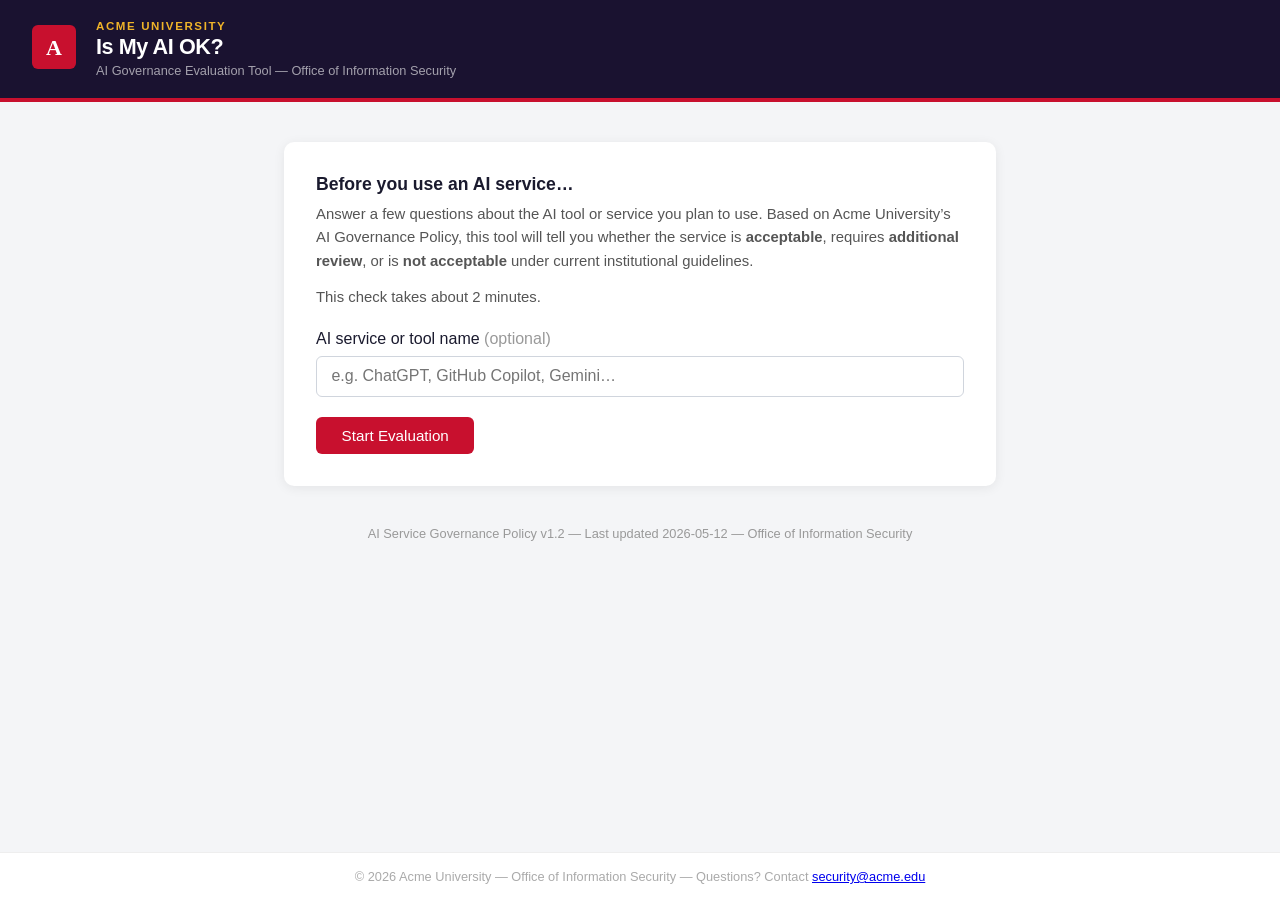
<file: index.html>
<!DOCTYPE html>
<html lang="en">
<head>
  <meta charset="UTF-8" />
  <meta name="viewport" content="width=device-width, initial-scale=1.0" />
  <title>Is My AI OK? — AI Governance Check</title>
  <style>
*, *::before, *::after { box-sizing: border-box; margin: 0; padding: 0; }

body {
  font-family: -apple-system, BlinkMacSystemFont, "Segoe UI", Roboto, sans-serif;
  background: #f4f5f7;
  color: #1a1a2e;
  min-height: 100vh;
  display: flex;
  flex-direction: column;
}

header {
  background: #1a1230;
  color: #fff;
  padding: 1.25rem 2rem;
  display: flex;
  align-items: center;
  gap: 1.25rem;
  border-bottom: 4px solid #c8102e;
}

.logo-wrap { flex-shrink: 0; }

.header-school {
  font-size: 0.72rem;
  font-weight: 700;
  letter-spacing: 0.14em;
  text-transform: uppercase;
  color: #f0b429;
  margin-bottom: 0.1rem;
}

header h1 {
  font-size: 1.35rem;
  font-weight: 700;
  letter-spacing: -0.02em;
  line-height: 1.2;
}

header .subtitle {
  font-size: 0.8rem;
  opacity: 0.6;
  margin-top: 0.2rem;
}

main {
  flex: 1;
  max-width: 760px;
  width: 100%;
  margin: 2.5rem auto;
  padding: 0 1.5rem;
}

.card {
  background: #fff;
  border-radius: 10px;
  box-shadow: 0 2px 12px rgba(0,0,0,0.07);
  padding: 2rem;
  margin-bottom: 1.5rem;
}

.card h2 { font-size: 1.1rem; font-weight: 600; margin-bottom: 0.5rem; }
.card p  { font-size: 0.93rem; color: #555; line-height: 1.6; }

#service-input-section label { display: block; font-weight: 500; margin-bottom: 0.5rem; }

#service-input-section input {
  width: 100%;
  padding: 0.65rem 0.9rem;
  border: 1.5px solid #d0d5dd;
  border-radius: 6px;
  font-size: 1rem;
  outline: none;
  transition: border-color 0.2s;
}

#service-input-section input:focus { border-color: #c8102e; }

#progress-bar-wrap {
  height: 6px;
  background: #e9ecef;
  border-radius: 99px;
  margin-bottom: 1.5rem;
  overflow: hidden;
}

#progress-bar {
  height: 100%;
  background: #c8102e;
  border-radius: 99px;
  transition: width 0.3s ease;
  width: 0%;
}

.question-number {
  font-size: 0.78rem;
  font-weight: 600;
  text-transform: uppercase;
  letter-spacing: 0.06em;
  color: #c8102e;
  margin-bottom: 0.6rem;
}

.question-text {
  font-size: 1.05rem;
  font-weight: 500;
  line-height: 1.55;
  margin-bottom: 0.6rem;
}

.question-hint {
  font-size: 0.85rem;
  color: #777;
  line-height: 1.5;
  padding: 0.6rem 0.8rem;
  background: #f8f9fc;
  border-left: 3px solid #d0d5dd;
  border-radius: 0 4px 4px 0;
  margin-bottom: 1.4rem;
}

.answer-buttons { display: flex; gap: 0.75rem; }

.btn {
  padding: 0.65rem 1.6rem;
  border: none;
  border-radius: 6px;
  font-size: 0.95rem;
  font-weight: 500;
  cursor: pointer;
  transition: background 0.15s, transform 0.1s;
}

.btn:active { transform: scale(0.97); }

.btn-yes { background: #fee2e2; color: #b91c1c; }
.btn-yes:hover { background: #fecaca; }

.btn-no { background: #dcfce7; color: #15803d; }
.btn-no:hover { background: #bbf7d0; }

.btn-primary { background: #c8102e; color: #fff; }
.btn-primary:hover { background: #a50d26; }

.btn-ghost { background: transparent; color: #555; border: 1.5px solid #d0d5dd; }
.btn-ghost:hover { background: #f4f5f7; }

#result-card { display: none; }

.result-badge {
  display: inline-flex;
  align-items: center;
  gap: 0.5rem;
  font-size: 1.2rem;
  font-weight: 700;
  padding: 0.5rem 1.1rem;
  border-radius: 99px;
  margin-bottom: 1rem;
}

.result-badge.acceptable  { background: #dcfce7; color: #15803d; }
.result-badge.review       { background: #fef9c3; color: #854d0e; }
.result-badge.not-acceptable { background: #fee2e2; color: #b91c1c; }

.result-description { font-size: 0.95rem; color: #444; line-height: 1.65; margin-bottom: 1.2rem; }

.result-summary {
  font-size: 0.85rem;
  color: #666;
  border-top: 1px solid #eee;
  padding-top: 1rem;
  margin-top: 0.5rem;
}

.result-summary ul { margin-top: 0.4rem; padding-left: 1.2rem; }
.result-summary li { margin-bottom: 0.25rem; }

/* Review request */
.review-request-wrap {
  margin-top: 1.25rem;
  padding: 1rem 1.1rem;
  background: #fffbeb;
  border: 1.5px solid #fcd34d;
  border-radius: 8px;
}

.review-request-intro {
  font-size: 0.9rem;
  color: #444;
  line-height: 1.55;
  margin-bottom: 0.85rem;
}

.review-confirm-icon {
  display: inline-flex;
  align-items: center;
  justify-content: center;
  width: 2rem;
  height: 2rem;
  background: #dcfce7;
  color: #15803d;
  border-radius: 50%;
  font-size: 1.1rem;
  font-weight: 700;
  margin-bottom: 0.6rem;
}

.review-confirm-text {
  font-size: 0.9rem;
  color: #444;
  line-height: 1.6;
}

/* AUP acknowledgment */
.aup-wrap {
  margin-top: 1.25rem;
  padding: 1rem 1.1rem;
  background: #fffbeb;
  border: 1.5px solid #fcd34d;
  border-radius: 8px;
}

.aup-label {
  display: flex;
  align-items: flex-start;
  gap: 0.65rem;
  font-size: 0.9rem;
  color: #444;
  line-height: 1.55;
  cursor: pointer;
}

.aup-label input[type="checkbox"] {
  flex-shrink: 0;
  margin-top: 0.2rem;
  width: 1.05rem;
  height: 1.05rem;
  accent-color: #c8102e;
  cursor: pointer;
}

.aup-label a { color: #c8102e; font-weight: 500; }
.aup-label a:hover { text-decoration: underline; }

.btn-disabled {
  opacity: 0.4;
  cursor: not-allowed !important;
}

.result-actions { display: flex; gap: 0.75rem; margin-top: 1.4rem; flex-wrap: wrap; }

.policy-meta { font-size: 0.8rem; color: #999; text-align: center; padding: 1rem 0 2rem; }

footer {
  text-align: center;
  padding: 1rem;
  font-size: 0.8rem;
  color: #aaa;
  border-top: 1px solid #eee;
  background: #fff;
}

/* Selected service chip */
.selected-service-chip {
  display: flex;
  align-items: center;
  gap: 0.5rem;
  flex-wrap: wrap;
  font-size: 0.83rem;
  color: #444;
  background: #f4f5f7;
  border: 1px solid #d0d5dd;
  border-radius: 99px;
  padding: 0.35rem 0.85rem;
  margin-bottom: 0.85rem;
  width: fit-content;
}

.chip-tag {
  font-size: 0.7rem;
  font-weight: 700;
  letter-spacing: 0.05em;
  text-transform: uppercase;
  padding: 0.15rem 0.5rem;
  border-radius: 99px;
}

.chip-tag--hipaa    { background: #dcfce7; color: #15803d; }
.chip-tag--ferpa    { background: #dbeafe; color: #1d4ed8; }
.chip-tag--unlisted { background: #fee2e2; color: #b91c1c; }

/* Q1 continue buttons */
#q1-continue-wrap { display: flex; gap: 0.75rem; flex-wrap: wrap; margin-top: 1rem; }

/* Q1 expandable panel */
.approved-details {
  margin: 1rem 0 1.25rem;
  border: 1.5px solid #d0d5dd;
  border-radius: 8px;
  overflow: hidden;
}

.approved-summary {
  display: flex;
  align-items: center;
  gap: 0.5rem;
  padding: 0.7rem 1rem;
  font-size: 0.88rem;
  font-weight: 600;
  color: #1a1a2e;
  background: #f8f9fc;
  cursor: pointer;
  user-select: none;
  list-style: none;
}

.approved-summary::-webkit-details-marker { display: none; }
.approved-summary-icon { font-size: 0.7rem; color: #888; }

.approved-body { padding: 0.75rem 1rem 1rem; border-top: 1px solid #e9ecef; }

.approved-group { margin-bottom: 1rem; }
.approved-group:last-of-type { margin-bottom: 0; }

.approved-group-header {
  font-size: 0.75rem;
  font-weight: 700;
  letter-spacing: 0.07em;
  text-transform: uppercase;
  padding: 0.3rem 0.6rem;
  border-radius: 4px;
  margin-bottom: 0.5rem;
}

.approved-group-header--hipaa { background: #dcfce7; color: #15803d; }
.approved-group-header--ferpa { background: #dbeafe; color: #1d4ed8; }

.approved-row {
  display: flex;
  align-items: flex-start;
  justify-content: space-between;
  gap: 1rem;
  padding: 0.6rem 0.5rem;
  border-radius: 6px;
  border: 1px solid transparent;
  margin-bottom: 0.35rem;
  transition: background 0.15s;
}

.approved-row:hover { background: #f8f9fc; }
.approved-row--selected { background: #f0fdf4; border-color: #86efac; }

.approved-row-info { flex: 1; font-size: 0.88rem; line-height: 1.4; }

.approved-tag {
  display: inline-block;
  font-size: 0.68rem;
  font-weight: 700;
  letter-spacing: 0.05em;
  text-transform: uppercase;
  padding: 0.1rem 0.45rem;
  border-radius: 99px;
  margin-right: 0.35rem;
  vertical-align: middle;
}

.tag-hipaa    { background: #dcfce7; color: #15803d; }
.tag-ferpa    { background: #dbeafe; color: #1d4ed8; }
.tag-unlisted { background: #fee2e2; color: #b91c1c; }

.not-listed-row { border-top: 1px solid #e9ecef; margin-top: 0.5rem; padding-top: 0.75rem; }
.not-listed-row--selected { background: #fff7ed; border-color: #fed7aa; }

.btn-select--unlisted-active { background: #fee2e2; border-color: #fca5a5; color: #b91c1c; }

.btn-select {
  flex-shrink: 0;
  padding: 0.35rem 0.9rem;
  font-size: 0.82rem;
  font-weight: 500;
  border: 1.5px solid #d0d5dd;
  border-radius: 6px;
  background: #fff;
  color: #333;
  cursor: pointer;
  transition: background 0.15s, border-color 0.15s;
  white-space: nowrap;
}

.btn-select:hover { background: #f4f5f7; border-color: #aaa; }
.btn-select--active { background: #dcfce7; border-color: #86efac; color: #15803d; }

.approved-empty { font-size: 0.85rem; color: #888; padding: 0.25rem 0.5rem; }

.approved-footer-note {
  margin-top: 0.75rem;
  font-size: 0.78rem;
  color: #888;
  border-top: 1px solid #eee;
  padding-top: 0.6rem;
}

.baa-vendor { font-weight: 400; color: #555; }
.baa-notes  { font-size: 0.8rem; color: #666; margin-top: 0.15rem; line-height: 1.4; }

.baa-result-note {
  background: #f0fdf4;
  border: 1px solid #86efac;
  border-radius: 6px;
  padding: 0.6rem 0.85rem;
  font-size: 0.84rem;
  color: #15803d;
  line-height: 1.45;
  margin-bottom: 0.75rem;
}

.baa-result-note--ferpa {
  background: #eff6ff;
  border: 1px solid #93c5fd;
  color: #1d4ed8;
}

.hidden { display: none !important; }

@media (max-width: 500px) {
  header { padding: 1rem; }
  .card  { padding: 1.25rem; }
  .answer-buttons { flex-direction: column; }
  .btn { width: 100%; text-align: center; }
}
  </style>
</head>
<body>

<header>
  <div class="logo-wrap">
    <svg width="44" height="44" viewBox="0 0 44 44" fill="none" xmlns="http://www.w3.org/2000/svg" aria-hidden="true">
      <rect width="44" height="44" rx="6" fill="#c8102e"/>
      <text x="22" y="30" font-family="Georgia,serif" font-size="22" font-weight="bold"
            fill="#ffffff" text-anchor="middle">A</text>
    </svg>
  </div>
  <div>
    <div class="header-school">Acme University</div>
    <h1>Is My AI OK?</h1>
    <div class="subtitle">AI Governance Evaluation Tool &mdash; Office of Information Security</div>
  </div>
</header>

<main>

  <!-- Intro card -->
  <div class="card" id="intro-card">
    <h2>Before you use an AI service&hellip;</h2>
    <p>
      Answer a few questions about the AI tool or service you plan to use. Based on
      Acme University&rsquo;s AI Governance Policy, this tool will tell you whether the
      service is <strong>acceptable</strong>, requires <strong>additional review</strong>,
      or is <strong>not acceptable</strong> under current institutional guidelines.
    </p>
    <p style="margin-top:0.75rem">This check takes about 2 minutes.</p>

    <div id="service-input-section" style="margin-top:1.25rem">
      <label for="service-name">AI service or tool name <span style="font-weight:400;color:#999">(optional)</span></label>
      <input type="text" id="service-name" placeholder="e.g. ChatGPT, GitHub Copilot, Gemini&hellip;" autocomplete="off" />
    </div>

    <div style="margin-top:1.25rem">
      <button class="btn btn-primary" id="start-btn">Start Evaluation</button>
    </div>
  </div>

  <!-- Progress bar -->
  <div id="progress-bar-wrap" class="hidden">
    <div id="progress-bar"></div>
  </div>

  <!-- Question card -->
  <div class="card hidden" id="question-card">
    <div id="selected-service-chip" class="selected-service-chip hidden"></div>

    <div class="question-number" id="question-number"></div>
    <div class="question-text"   id="question-text"></div>
    <div class="question-hint"   id="question-hint"></div>

    <!-- Answer buttons (hidden on Q1 after Yes is clicked) -->
    <div class="answer-buttons" id="answer-buttons">
      <button class="btn btn-yes" id="btn-yes">Yes</button>
      <button class="btn btn-no"  id="btn-no">No</button>
    </div>

    <!-- Q1 approved-services panel + Continue — only shown after Yes on Q1 -->
    <div id="q1-panel"></div>
    <div id="q1-continue-wrap" class="hidden">
      <button class="btn btn-primary" id="btn-q1-continue">Continue with Yes &rarr;</button>
      <button class="btn btn-ghost"   id="btn-q1-no-instead">Answer No instead</button>
    </div>

    <div style="margin-top:1rem">
      <button class="btn btn-ghost" id="btn-back" style="font-size:0.85rem;padding:0.4rem 1rem">&#8592; Back</button>
    </div>
  </div>

  <!-- Result card -->
  <div class="card" id="result-card">
    <div id="result-badge-wrap"></div>
    <div class="result-description" id="result-description"></div>
    <div class="result-summary"     id="result-summary"></div>

    <!-- Review request — shown only for Review Required results -->
    <div id="review-request-wrap" class="review-request-wrap hidden">
      <div id="review-request-prompt">
        <p class="review-request-intro">
          Would you like to automatically submit this use case to the
          <strong>AI Governance Committee</strong> for evaluation?
        </p>
        <button class="btn btn-primary" id="btn-submit-review">Submit for Review</button>
      </div>
      <div id="review-request-confirm" class="hidden">
        <div class="review-confirm-icon">&#10003;</div>
        <div class="review-confirm-text">
          <strong>Request submitted.</strong>
          The AI Governance Committee will review your request and respond within
          <strong>1&ndash;3 business days</strong>.
        </div>
      </div>
    </div>

    <!-- AUP acknowledgment — shown only for approved-model acceptable results -->
    <div id="aup-wrap" class="aup-wrap hidden">
      <label class="aup-label">
        <input type="checkbox" id="aup-checkbox" />
        <span>
          I have read and agree to abide by the
          <a href="aup.html" target="_blank">Acme University AI Data Use Policy</a>
          and all applicable data regulations for the data I am handling.
        </span>
      </label>
    </div>

    <div class="result-actions">
      <button class="btn btn-primary" id="btn-restart">Start Over</button>
      <button class="btn btn-ghost"   id="btn-print">Print / Save as PDF</button>
    </div>
  </div>

  <div class="policy-meta" id="policy-meta"></div>

</main>

<footer>
  &copy; <span id="footer-year"></span> Acme University &mdash; Office of Information Security &mdash;
  Questions? Contact <a href="mailto:security@acme.edu">security@acme.edu</a>
</footer>

<script>
(() => {
  // ── Governance data ──────────────────────────────────────────────────────
  const gov = {
    title: "AI Service Governance Policy",
    version: "1.2",
    lastUpdated: "2026-05-12",
    policyOwner: "Office of Information Security",

    baaApprovedServices: [
      {
        name: "ChatGPT",
        vendor: "OpenAI",
        approvalType: "hipaa",
        notes: "BAA executed with OpenAI. Must use the institutional enterprise account — personal or free accounts are NOT covered."
      }
    ],

    ferpaApprovedServices: [
      {
        name: "Microsoft Copilot",
        vendor: "Microsoft",
        approvalType: "ferpa",
        notes: "Covered under the Acme University Microsoft 365 Education Agreement with FERPA provisions. Institutional account required."
      },
      {
        name: "Google Gemini",
        vendor: "Google",
        approvalType: "ferpa",
        notes: "Covered under the Acme University Google Workspace for Education agreement. Must use your @acme.edu institutional account."
      }
    ],

    resultDefinitions: {
      acceptable: {
        label: "Acceptable to Use",
        description: "This AI service appears consistent with institutional policy. Follow standard data handling practices."
      },
      review: {
        label: "Review Required",
        description: "This use case requires additional review before proceeding. Contact your department's IT liaison or the Office of Information Security."
      },
      notAcceptable: {
        label: "Not Acceptable",
        description: "This AI service or use case does not meet institutional policy requirements. Do not proceed. Contact the Office of Information Security for guidance."
      }
    },

    questions: [
      {
        id: "q1",
        text: "Will this AI service process, store, or transmit any sensitive or regulated data — including HIPAA-covered health information, FERPA-protected student records, personally identifiable information (PII), financial data, or authentication credentials?",
        hint: "Examples: medical records, student grades, employee HR data, Social Security numbers, payment card data, passwords.",
        ifYes: "notAcceptable",
        ifYesBaaOverride: "acceptable",
        ifYesFerpaOverride: "acceptable"
      },
      {
        id: "q4",
        text: "Will the output of this AI service be used to make or significantly influence high-stakes decisions about individuals (e.g., hiring, admissions, grading, medical treatment)?",
        hint: "AI-assisted decisions affecting people's opportunities, rights, or wellbeing require human oversight.",
        ifYes: "review"
      },
      {
        id: "q5",
        text: "Does this AI service require sharing institutional proprietary information, trade secrets, or unpublished research data with a third-party system?",
        hint: "Consider whether the data leaving institutional control could cause competitive or legal harm.",
        ifYes: "review"
      },
      {
        id: "q6",
        text: "Is this AI service being used in a context where inaccurate or hallucinated output could cause harm, legal liability, or significant institutional risk if not reviewed by a human?",
        hint: "Examples: legal documents, clinical guidance, financial reporting, public communications.",
        ifYes: "review"
      },
      {
        id: "q7",
        text: "Will this AI service be integrated into a production system or automated workflow without human review of its outputs?",
        hint: "Fully automated AI pipelines require additional security and accuracy review.",
        ifYes: "review"
      }
    ]
  };

  // ── State ────────────────────────────────────────────────────────────────
  const questions         = gov.questions;
  let current             = 0;
  let answers             = [];
  let finalResult         = null;
  let matchedBaa          = null;
  let matchedFerpa        = null;
  let selectedServiceName = '';
  let serviceNotListed    = false;

  // ── DOM refs ─────────────────────────────────────────────────────────────
  const introCard        = document.getElementById('intro-card');
  const questionCard     = document.getElementById('question-card');
  const resultCard       = document.getElementById('result-card');
  const progressWrap     = document.getElementById('progress-bar-wrap');
  const progressBar      = document.getElementById('progress-bar');
  const qNumber          = document.getElementById('question-number');
  const qText            = document.getElementById('question-text');
  const qHint            = document.getElementById('question-hint');
  const answerButtons    = document.getElementById('answer-buttons');
  const q1Panel          = document.getElementById('q1-panel');
  const q1ContinueWrap   = document.getElementById('q1-continue-wrap');
  const btnYes           = document.getElementById('btn-yes');
  const btnNo            = document.getElementById('btn-no');
  const btnBack          = document.getElementById('btn-back');
  const btnQ1Continue    = document.getElementById('btn-q1-continue');
  const btnQ1NoInstead   = document.getElementById('btn-q1-no-instead');
  const btnRestart       = document.getElementById('btn-restart');
  const btnPrint         = document.getElementById('btn-print');
  const policyMeta       = document.getElementById('policy-meta');
  const selectedChip     = document.getElementById('selected-service-chip');
  const serviceInput     = document.getElementById('service-name');

  // ── Init ─────────────────────────────────────────────────────────────────
  policyMeta.textContent =
    `${gov.title} v${gov.version} — Last updated ${gov.lastUpdated} — ${gov.policyOwner}`;
  document.getElementById('footer-year').textContent = new Date().getFullYear();

  // Keep matchedBaa/Ferpa in sync if user types on the intro page
  serviceInput.addEventListener('input', () => {
    const val = serviceInput.value.trim().toLowerCase();
    matchedBaa          = val ? gov.baaApprovedServices.find(s => fuzzyMatch(s.name, val))   : null;
    matchedFerpa        = val ? gov.ferpaApprovedServices.find(s => fuzzyMatch(s.name, val)) : null;
    selectedServiceName = serviceInput.value.trim();
  });

  function fuzzyMatch(name, val) {
    return name.toLowerCase().includes(val) || val.includes(name.toLowerCase());
  }

  // ── Start ────────────────────────────────────────────────────────────────
  document.getElementById('start-btn').addEventListener('click', () => {
    selectedServiceName = serviceInput.value.trim();
    introCard.classList.add('hidden');
    progressWrap.classList.remove('hidden');
    showQuestion(0);
  });

  // ── Show question ────────────────────────────────────────────────────────
  function showQuestion(index) {
    current = index;
    const q = questions[index];
    resultCard.style.display = 'none';
    questionCard.classList.remove('hidden');

    qNumber.textContent = `Question ${index + 1} of ${questions.length}`;
    qText.textContent   = q.text;
    qHint.textContent   = q.hint;
    btnBack.style.visibility = index === 0 ? 'hidden' : 'visible';
    progressBar.style.width  = (index / questions.length * 100) + '%';

    // Always reset Q1 panel state — panel only appears after Yes is clicked
    answerButtons.classList.remove('hidden');
    q1Panel.innerHTML = '';
    q1ContinueWrap.classList.add('hidden');

    refreshSelectedChip();
  }

  // ── Q1 panel (rendered only after Yes is clicked) ────────────────────────
  function showQ1ApprovedPanel() {
    answerButtons.classList.add('hidden');
    q1ContinueWrap.classList.remove('hidden');

    const hipaaRows = gov.baaApprovedServices.map(s => approvedRow(s, 'hipaa')).join('');
    const ferpaRows = gov.ferpaApprovedServices.map(s => approvedRow(s, 'ferpa')).join('');

    q1Panel.innerHTML = `
      <details class="approved-details" id="approved-details" open>
        <summary class="approved-summary">
          <span class="approved-summary-icon">&#9650;</span>
          Your service handles sensitive data &mdash; check if it is approved below
        </summary>
        <div class="approved-body">
          <div class="approved-group">
            <div class="approved-group-header approved-group-header--hipaa">
              HIPAA &mdash; Services with an executed Business Associate Agreement (BAA)
            </div>
            ${hipaaRows || '<p class="approved-empty">No HIPAA BAA-approved services on file.</p>'}
          </div>
          <div class="approved-group">
            <div class="approved-group-header approved-group-header--ferpa">
              FERPA &mdash; Services approved for student education record data
            </div>
            ${ferpaRows || '<p class="approved-empty">No FERPA-approved services on file.</p>'}
          </div>
          <div class="approved-row not-listed-row ${serviceNotListed ? 'not-listed-row--selected' : ''}">
            <div class="approved-row-info">
              <span class="approved-tag tag-unlisted">Unlisted</span>
              <strong>My AI model is not listed above</strong>
              <div class="baa-notes">Unlisted services are not approved for sensitive or regulated data and may not be used with this type of information.</div>
            </div>
            <button class="btn btn-select ${serviceNotListed ? 'btn-select--unlisted-active' : ''}"
                    data-select-service="__unlisted__" data-select-type="unlisted">
              ${serviceNotListed ? '&#10003; Selected' : 'Select'}
            </button>
          </div>
          <p class="approved-footer-note">
            Select your service above, then click <strong>Continue</strong>.
          </p>
        </div>
      </details>`;

    // Event delegation for select buttons — attach once per render
    q1Panel.addEventListener('click', e => {
      const btn = e.target.closest('[data-select-service]');
      if (!btn) return;
      selectServiceFromPanel(btn.dataset.selectService, btn.dataset.selectType);
    });

    // Arrow toggle
    const det = document.getElementById('approved-details');
    det.addEventListener('toggle', () => {
      det.querySelector('.approved-summary-icon').textContent = det.open ? '▲' : '▼';
    });
  }

  function approvedRow(s, type) {
    const tagClass  = type === 'hipaa' ? 'tag-hipaa' : 'tag-ferpa';
    const tagLabel  = type === 'hipaa' ? 'HIPAA BAA' : 'FERPA';
    const isSelected = (type === 'hipaa' && matchedBaa   && matchedBaa.name   === s.name)
                    || (type === 'ferpa' && matchedFerpa && matchedFerpa.name === s.name);
    return `
      <div class="approved-row ${isSelected ? 'approved-row--selected' : ''}">
        <div class="approved-row-info">
          <span class="approved-tag ${tagClass}">${tagLabel}</span>
          <strong>${s.name}</strong> <span class="baa-vendor">(${s.vendor})</span>
          <div class="baa-notes">${s.notes}</div>
        </div>
        <button class="btn btn-select ${isSelected ? 'btn-select--active' : ''}"
                data-select-service="${s.name}" data-select-type="${type}">
          ${isSelected ? '&#10003; Selected' : 'Select'}
        </button>
      </div>`;
  }

  function selectServiceFromPanel(name, type) {
    if (type === 'unlisted') {
      matchedBaa        = null;
      matchedFerpa      = null;
      serviceNotListed  = true;
      selectedServiceName = serviceInput.value.trim() || 'Unlisted service';
    } else if (type === 'hipaa') {
      matchedBaa        = gov.baaApprovedServices.find(s => s.name === name) || null;
      matchedFerpa      = null;
      serviceNotListed  = false;
      selectedServiceName = name;
      serviceInput.value  = name;
    } else {
      matchedFerpa      = gov.ferpaApprovedServices.find(s => s.name === name) || null;
      matchedBaa        = null;
      serviceNotListed  = false;
      selectedServiceName = name;
      serviceInput.value  = name;
    }

    // Re-render rows in place (keep panel open)
    const det         = document.getElementById('approved-details');
    const wasOpen     = det ? det.open : true;
    showQ1ApprovedPanel();
    const detNew      = document.getElementById('approved-details');
    if (detNew) detNew.open = wasOpen;

    refreshSelectedChip();
  }

  function refreshSelectedChip() {
    if (!selectedServiceName) { selectedChip.className = 'selected-service-chip hidden'; return; }
    let tag = '';
    if (matchedBaa)        tag = '<span class="chip-tag chip-tag--hipaa">HIPAA BAA</span>';
    if (matchedFerpa)      tag = '<span class="chip-tag chip-tag--ferpa">FERPA Approved</span>';
    if (serviceNotListed)  tag = '<span class="chip-tag chip-tag--unlisted">Not Approved</span>';
    selectedChip.className = 'selected-service-chip';
    selectedChip.innerHTML = `Evaluating: <strong>${selectedServiceName}</strong> ${tag}`;
  }

  // ── Answer logic ─────────────────────────────────────────────────────────
  function outcomeForAnswer(q, answer) {
    if (answer !== 'yes') return null;
    if (matchedBaa   && q.ifYesBaaOverride)   return q.ifYesBaaOverride;
    if (matchedFerpa && q.ifYesFerpaOverride) return q.ifYesFerpaOverride;
    return q.ifYes;
  }

  function recordAnswer(answer) {
    answers = answers.slice(0, current);
    answers.push({ questionId: questions[current].id, answer });

    const outcome = outcomeForAnswer(questions[current], answer);
    if (outcome === 'notAcceptable') { showResult('notAcceptable'); return; }

    if (current + 1 < questions.length) showQuestion(current + 1);
    else computeResult();
  }

  function computeResult() {
    const triggered = answers
      .map(a => {
        const q = questions.find(q => q.id === a.questionId);
        return q ? outcomeForAnswer(q, a.answer) : null;
      })
      .filter(Boolean);

    if (triggered.includes('notAcceptable'))  showResult('notAcceptable');
    else if (triggered.includes('review'))    showResult('review');
    else                                      showResult('acceptable');
  }

  // ── Show result ───────────────────────────────────────────────────────────
  function showResult(outcome) {
    finalResult = outcome;
    questionCard.classList.add('hidden');
    progressBar.style.width = '100%';

    const def   = gov.resultDefinitions[outcome];
    const svc   = selectedServiceName || serviceInput.value.trim();
    const label = svc ? `${svc}: ${def.label}` : def.label;

    const badgeClass = { acceptable: 'acceptable', review: 'review', notAcceptable: 'not-acceptable' }[outcome];
    const icon       = { acceptable: '✓', review: '⚠', notAcceptable: '✕' }[outcome];

    document.getElementById('result-badge-wrap').innerHTML =
      `<div class="result-badge ${badgeClass}">${icon} ${label}</div>`;
    document.getElementById('result-description').textContent = def.description;

    let extraNote = '';
    if (matchedBaa && outcome !== 'notAcceptable') {
      extraNote = `<div class="baa-result-note">&#10003; <strong>${matchedBaa.name}</strong> has an approved HIPAA BAA. ${matchedBaa.notes}</div>`;
    } else if (matchedFerpa && outcome !== 'notAcceptable') {
      extraNote = `<div class="baa-result-note baa-result-note--ferpa">&#10003; <strong>${matchedFerpa.name}</strong> is approved for FERPA-covered data. ${matchedFerpa.notes}</div>`;
    }

    const flagged = answers.filter(a => a.answer === 'yes');
    let summaryHTML = extraNote;
    summaryHTML += flagged.length > 0
      ? `<strong>Flagged criteria:</strong><ul>` +
          flagged.map(a => `<li>${questions.find(q => q.id === a.questionId).text}</li>`).join('') +
        `</ul>`
      : '<strong>No criteria were flagged.</strong> All questions answered No.';

    document.getElementById('result-summary').innerHTML = summaryHTML;

    // Show review request button for Review Required outcomes
    const reviewWrap = document.getElementById('review-request-wrap');
    const reviewPrompt = document.getElementById('review-request-prompt');
    const reviewConfirm = document.getElementById('review-request-confirm');
    if (outcome === 'review') {
      reviewWrap.classList.remove('hidden');
      reviewPrompt.classList.remove('hidden');
      reviewConfirm.classList.add('hidden');
    } else {
      reviewWrap.classList.add('hidden');
    }

    // Show AUP checkbox whenever an approved model was selected for sensitive data
    const aupWrap  = document.getElementById('aup-wrap');
    const showAup  = (matchedBaa || matchedFerpa) && outcome !== 'notAcceptable';
    if (showAup) {
      aupWrap.classList.remove('hidden');
      document.getElementById('aup-checkbox').checked = false;
      btnPrint.disabled = true;
      btnPrint.classList.add('btn-disabled');
    } else {
      aupWrap.classList.add('hidden');
      btnPrint.disabled = false;
      btnPrint.classList.remove('btn-disabled');
    }

    resultCard.style.display = 'block';
    resultCard.scrollIntoView({ behavior: 'smooth', block: 'start' });
  }

  // ── Button wiring ─────────────────────────────────────────────────────────
  btnYes.addEventListener('click', () => {
    if (questions[current].id === 'q1') {
      // Show the approved-services panel before committing the answer
      showQ1ApprovedPanel();
    } else {
      recordAnswer('yes');
    }
  });

  btnNo.addEventListener('click', () => recordAnswer('no'));

  btnQ1Continue.addEventListener('click', () => recordAnswer('yes'));

  btnQ1NoInstead.addEventListener('click', () => {
    // User changed mind — reset panel and record No
    q1Panel.innerHTML = '';
    q1ContinueWrap.classList.add('hidden');
    answerButtons.classList.remove('hidden');
    matchedBaa        = null;
    matchedFerpa      = null;
    serviceNotListed  = false;
    selectedServiceName = serviceInput.value.trim();
    refreshSelectedChip();
    recordAnswer('no');
  });

  btnBack.addEventListener('click', () => { if (current > 0) showQuestion(current - 1); });

  btnRestart.addEventListener('click', () => {
    answers = []; current = 0; finalResult = null;
    matchedBaa = null; matchedFerpa = null; selectedServiceName = ''; serviceNotListed = false;
    document.getElementById('aup-checkbox').checked = false;
    btnPrint.disabled = false; btnPrint.classList.remove('btn-disabled');
    progressBar.style.width = '0%';
    serviceInput.value = '';
    selectedChip.className = 'selected-service-chip hidden';
    resultCard.style.display = 'none';
    progressWrap.classList.add('hidden');
    introCard.classList.remove('hidden');
    window.scrollTo({ top: 0, behavior: 'smooth' });
  });

  document.getElementById('btn-submit-review').addEventListener('click', () => {
    document.getElementById('review-request-prompt').classList.add('hidden');
    document.getElementById('review-request-confirm').classList.remove('hidden');
  });

  document.getElementById('aup-checkbox').addEventListener('change', e => {
    btnPrint.disabled = !e.target.checked;
    btnPrint.classList.toggle('btn-disabled', !e.target.checked);
  });

  btnPrint.addEventListener('click', () => { if (!btnPrint.disabled) window.print(); });

})();
</script>

</body>
</html>
</file>
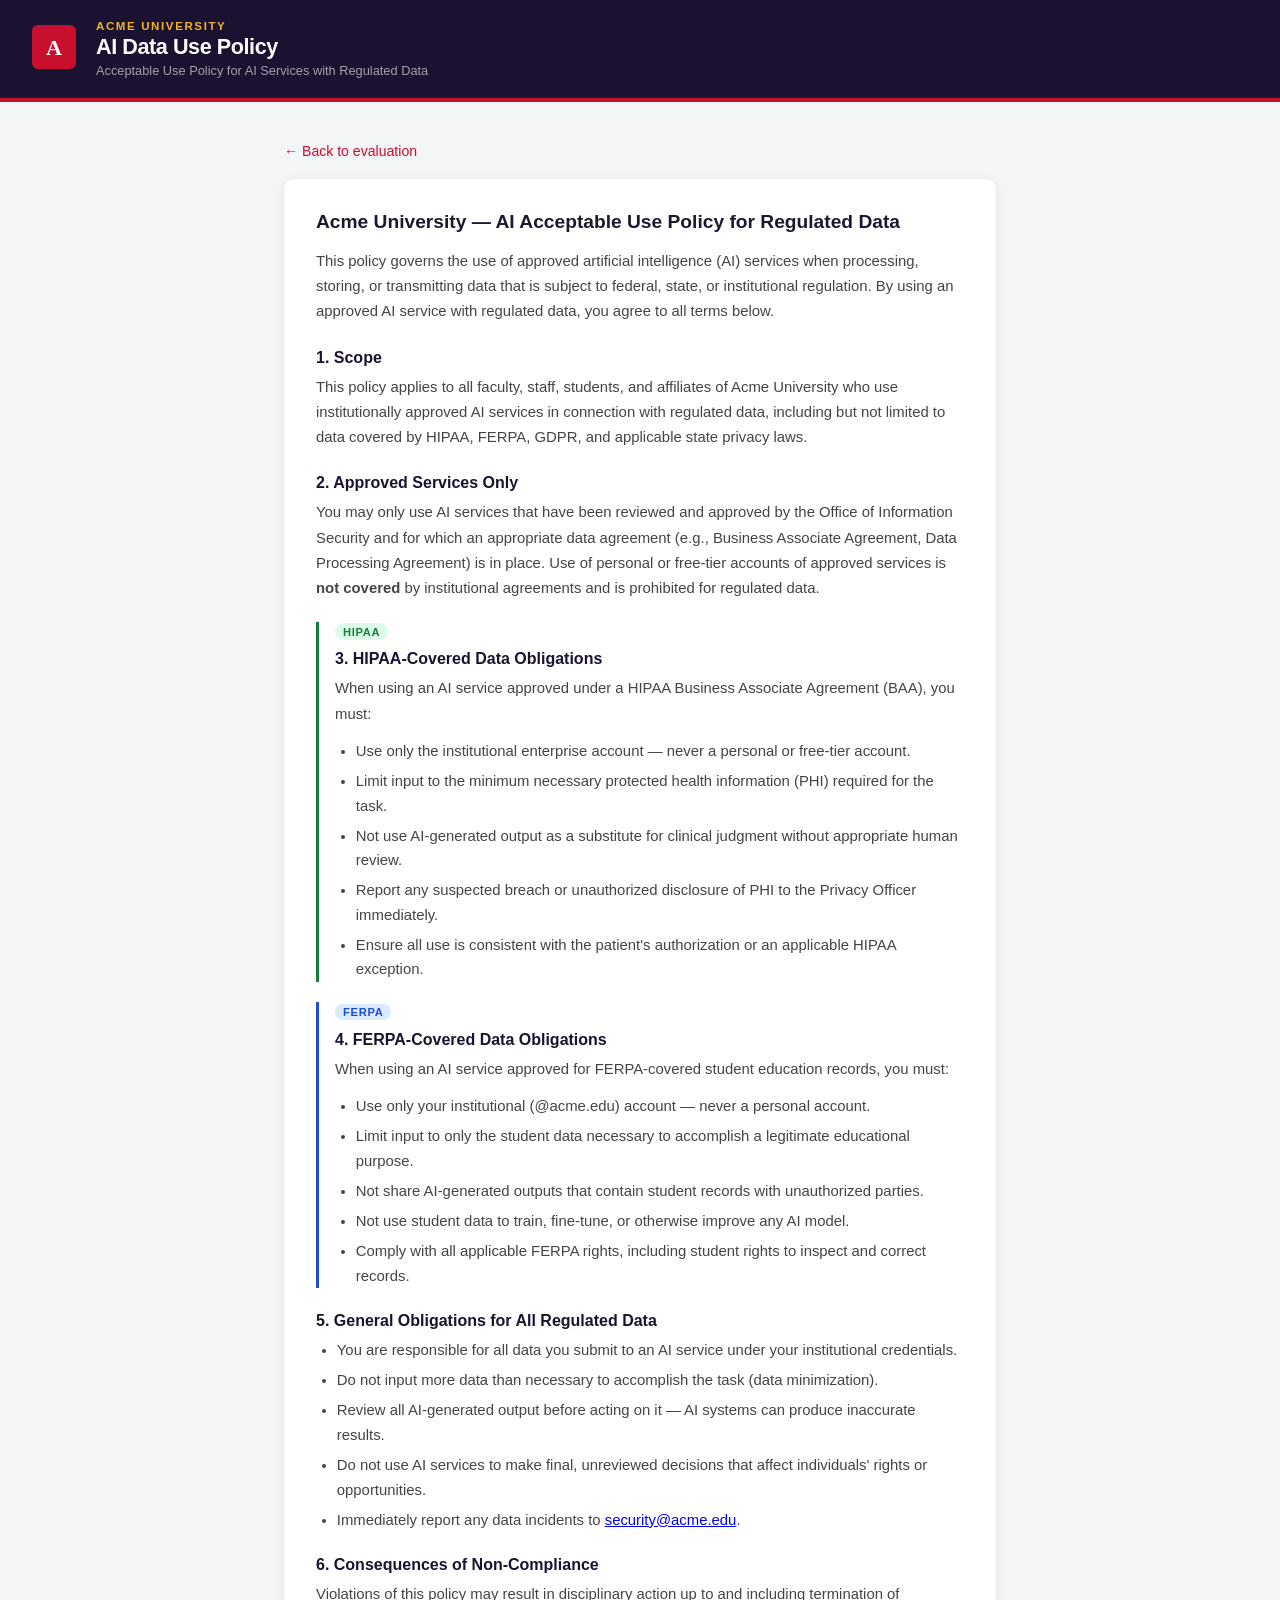
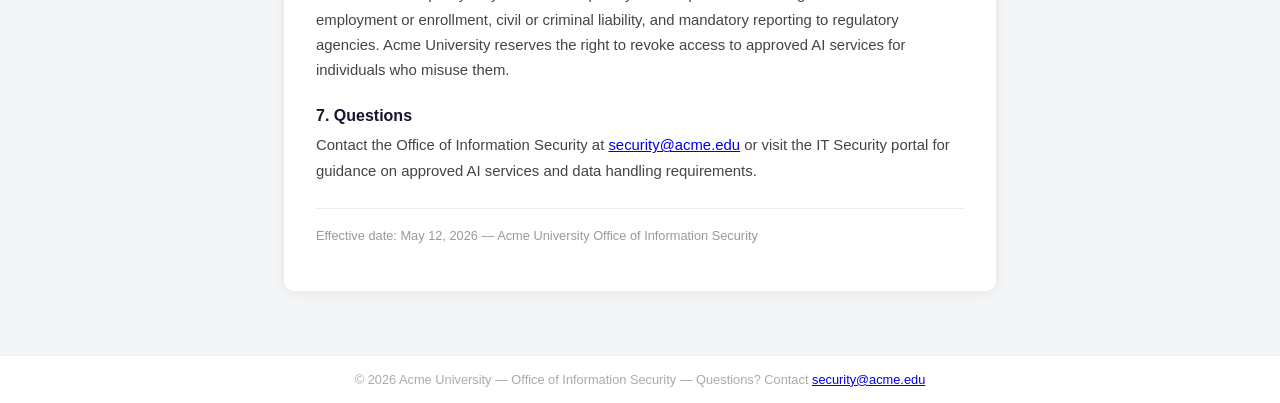
<file: aup.html>
<!DOCTYPE html>
<html lang="en">
<head>
  <meta charset="UTF-8" />
  <meta name="viewport" content="width=device-width, initial-scale=1.0" />
  <title>AI Data Use Policy — Acme University</title>
  <style>
*, *::before, *::after { box-sizing: border-box; margin: 0; padding: 0; }

body {
  font-family: -apple-system, BlinkMacSystemFont, "Segoe UI", Roboto, sans-serif;
  background: #f4f5f7;
  color: #1a1a2e;
  min-height: 100vh;
  display: flex;
  flex-direction: column;
}

header {
  background: #1a1230;
  color: #fff;
  padding: 1.25rem 2rem;
  display: flex;
  align-items: center;
  gap: 1.25rem;
  border-bottom: 4px solid #c8102e;
}

.logo-wrap { flex-shrink: 0; }

.header-school {
  font-size: 0.72rem;
  font-weight: 700;
  letter-spacing: 0.14em;
  text-transform: uppercase;
  color: #f0b429;
  margin-bottom: 0.1rem;
}

header h1 { font-size: 1.35rem; font-weight: 700; letter-spacing: -0.02em; line-height: 1.2; }
header .subtitle { font-size: 0.8rem; opacity: 0.6; margin-top: 0.2rem; }

main {
  flex: 1;
  max-width: 760px;
  width: 100%;
  margin: 2.5rem auto;
  padding: 0 1.5rem;
}

.card {
  background: #fff;
  border-radius: 10px;
  box-shadow: 0 2px 12px rgba(0,0,0,0.07);
  padding: 2rem;
  margin-bottom: 1.5rem;
}

h2 { font-size: 1.2rem; font-weight: 700; margin-bottom: 1rem; }
h3 { font-size: 1rem; font-weight: 600; margin: 1.5rem 0 0.5rem; color: #1a1230; }

p { font-size: 0.93rem; color: #444; line-height: 1.7; margin-bottom: 0.75rem; }

ul {
  padding-left: 1.3rem;
  margin-bottom: 0.75rem;
}

ul li {
  font-size: 0.93rem;
  color: #444;
  line-height: 1.65;
  margin-bottom: 0.35rem;
}

.policy-section {
  border-left: 3px solid #c8102e;
  padding-left: 1rem;
  margin: 1.25rem 0;
}

.policy-section.hipaa { border-color: #15803d; }
.policy-section.ferpa { border-color: #1d4ed8; }

.section-tag {
  display: inline-block;
  font-size: 0.7rem;
  font-weight: 700;
  letter-spacing: 0.06em;
  text-transform: uppercase;
  padding: 0.15rem 0.5rem;
  border-radius: 99px;
  margin-bottom: 0.4rem;
}

.tag-hipaa { background: #dcfce7; color: #15803d; }
.tag-ferpa  { background: #dbeafe; color: #1d4ed8; }

.back-link {
  display: inline-flex;
  align-items: center;
  gap: 0.4rem;
  font-size: 0.88rem;
  color: #c8102e;
  text-decoration: none;
  font-weight: 500;
  margin-bottom: 1.25rem;
}

.back-link:hover { text-decoration: underline; }

footer {
  text-align: center;
  padding: 1rem;
  font-size: 0.8rem;
  color: #aaa;
  border-top: 1px solid #eee;
  background: #fff;
}

.effective-date {
  font-size: 0.8rem;
  color: #999;
  margin-top: 1.5rem;
  padding-top: 1rem;
  border-top: 1px solid #eee;
}
  </style>
</head>
<body>

<header>
  <div class="logo-wrap">
    <svg width="44" height="44" viewBox="0 0 44 44" fill="none" xmlns="http://www.w3.org/2000/svg" aria-hidden="true">
      <rect width="44" height="44" rx="6" fill="#c8102e"/>
      <text x="22" y="30" font-family="Georgia,serif" font-size="22" font-weight="bold"
            fill="#ffffff" text-anchor="middle">A</text>
    </svg>
  </div>
  <div>
    <div class="header-school">Acme University</div>
    <h1>AI Data Use Policy</h1>
    <div class="subtitle">Acceptable Use Policy for AI Services with Regulated Data</div>
  </div>
</header>

<main>

  <a class="back-link" href="javascript:history.back()">&#8592; Back to evaluation</a>

  <div class="card">
    <h2>Acme University — AI Acceptable Use Policy for Regulated Data</h2>

    <p>
      This policy governs the use of approved artificial intelligence (AI) services when processing,
      storing, or transmitting data that is subject to federal, state, or institutional regulation.
      By using an approved AI service with regulated data, you agree to all terms below.
    </p>

    <h3>1. Scope</h3>
    <p>
      This policy applies to all faculty, staff, students, and affiliates of Acme University who use
      institutionally approved AI services in connection with regulated data, including but not limited to
      data covered by HIPAA, FERPA, GDPR, and applicable state privacy laws.
    </p>

    <h3>2. Approved Services Only</h3>
    <p>
      You may only use AI services that have been reviewed and approved by the Office of Information
      Security and for which an appropriate data agreement (e.g., Business Associate Agreement,
      Data Processing Agreement) is in place. Use of personal or free-tier accounts of approved
      services is <strong>not covered</strong> by institutional agreements and is prohibited for
      regulated data.
    </p>

    <div class="policy-section hipaa">
      <span class="section-tag tag-hipaa">HIPAA</span>
      <h3 style="margin-top:0.25rem">3. HIPAA-Covered Data Obligations</h3>
      <p>When using an AI service approved under a HIPAA Business Associate Agreement (BAA), you must:</p>
      <ul>
        <li>Use only the institutional enterprise account — never a personal or free-tier account.</li>
        <li>Limit input to the minimum necessary protected health information (PHI) required for the task.</li>
        <li>Not use AI-generated output as a substitute for clinical judgment without appropriate human review.</li>
        <li>Report any suspected breach or unauthorized disclosure of PHI to the Privacy Officer immediately.</li>
        <li>Ensure all use is consistent with the patient's authorization or an applicable HIPAA exception.</li>
      </ul>
    </div>

    <div class="policy-section ferpa">
      <span class="section-tag tag-ferpa">FERPA</span>
      <h3 style="margin-top:0.25rem">4. FERPA-Covered Data Obligations</h3>
      <p>When using an AI service approved for FERPA-covered student education records, you must:</p>
      <ul>
        <li>Use only your institutional (@acme.edu) account — never a personal account.</li>
        <li>Limit input to only the student data necessary to accomplish a legitimate educational purpose.</li>
        <li>Not share AI-generated outputs that contain student records with unauthorized parties.</li>
        <li>Not use student data to train, fine-tune, or otherwise improve any AI model.</li>
        <li>Comply with all applicable FERPA rights, including student rights to inspect and correct records.</li>
      </ul>
    </div>

    <h3>5. General Obligations for All Regulated Data</h3>
    <ul>
      <li>You are responsible for all data you submit to an AI service under your institutional credentials.</li>
      <li>Do not input more data than necessary to accomplish the task (data minimization).</li>
      <li>Review all AI-generated output before acting on it — AI systems can produce inaccurate results.</li>
      <li>Do not use AI services to make final, unreviewed decisions that affect individuals' rights or opportunities.</li>
      <li>Immediately report any data incidents to <a href="mailto:security@acme.edu">security@acme.edu</a>.</li>
    </ul>

    <h3>6. Consequences of Non-Compliance</h3>
    <p>
      Violations of this policy may result in disciplinary action up to and including termination of
      employment or enrollment, civil or criminal liability, and mandatory reporting to regulatory
      agencies. Acme University reserves the right to revoke access to approved AI services for
      individuals who misuse them.
    </p>

    <h3>7. Questions</h3>
    <p>
      Contact the Office of Information Security at <a href="mailto:security@acme.edu">security@acme.edu</a>
      or visit the IT Security portal for guidance on approved AI services and data handling requirements.
    </p>

    <p class="effective-date">
      Effective date: May 12, 2026 &mdash; Acme University Office of Information Security
    </p>
  </div>

</main>

<footer>
  &copy; <span id="footer-year"></span> Acme University &mdash; Office of Information Security &mdash;
  Questions? Contact <a href="mailto:security@acme.edu">security@acme.edu</a>
</footer>

<script>
  document.getElementById('footer-year').textContent = new Date().getFullYear();
</script>

</body>
</html>
</file>
